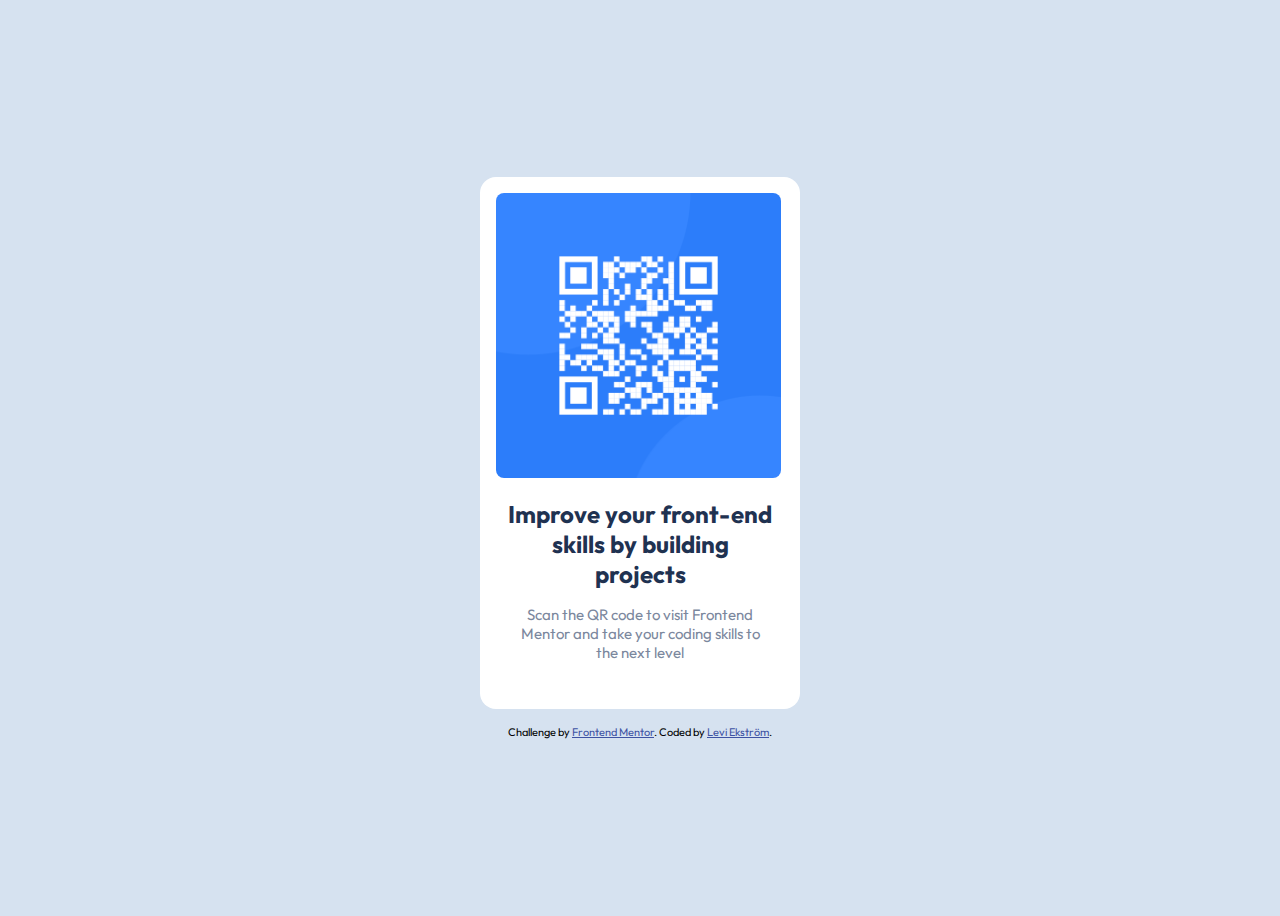
<file: challenge-1/index.html>
<!DOCTYPE html>
<html lang="en">

<head>
  <meta charset="UTF-8">
  <meta name="viewport" content="width=device-width, initial-scale=1.0">
  <!-- displays site properly based on user's device -->

  <link rel="stylesheet" href="styles.css">

  <link rel="icon" type="image/png" sizes="32x32" href="./images/favicon-32x32.png">

  <link rel="preconnect" href="https://fonts.googleapis.com">
  <link rel="preconnect" href="https://fonts.gstatic.com" crossorigin>
  <link href="https://fonts.googleapis.com/css2?family=Outfit&display=swap" rel="stylesheet">

  <title>Frontend Mentor | QR code component</title>

</head>

<body>

  <main class="card">

    <img src=".\images\image-qr-code.png" width=285 height=285 alt="qr code">
    <h1>Improve your front-end skills by building projects</h1>
    <p>Scan the QR code to visit Frontend Mentor and take your coding skills to the next level</p>

  </main>

  <footer>

    <div class="attribution">
      Challenge by <a href="https://www.frontendmentor.io?ref=challenge" target="_blank">Frontend Mentor</a>.
      Coded by <a href="https://github.com/vojtechlevi">Levi Ekström</a>.
    </div>

  </footer>

</body>

</html>
</file>
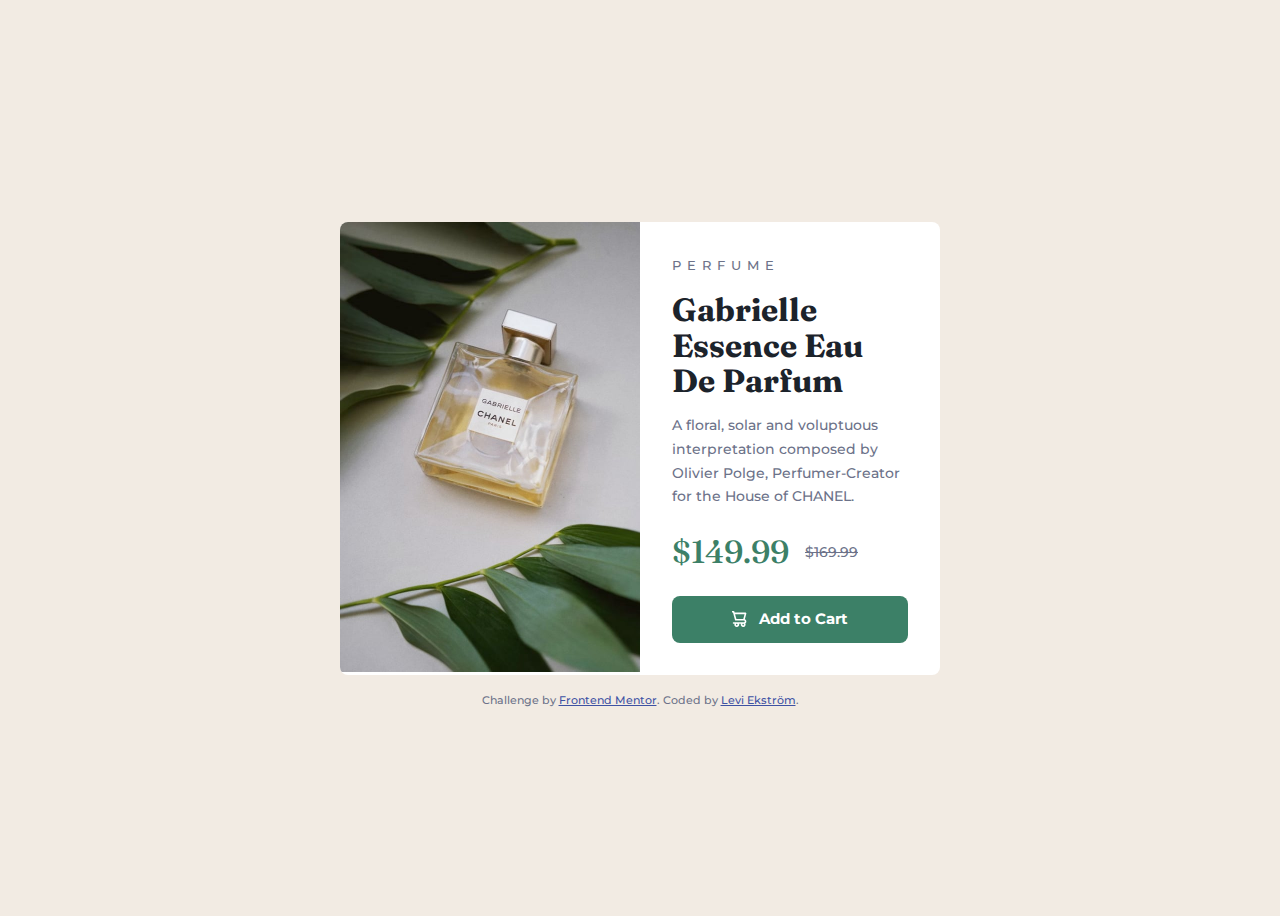
<file: challenge-2/index.html>
<!DOCTYPE html>
<html lang="en">

<head>
  <meta charset="UTF-8">
  <meta name="viewport" content="width=device-width, initial-scale=1.0">
  <!-- displays site properly based on user's device -->

  <link rel="icon" type="image/png" sizes="32x32" href="./images/favicon-32x32.png">

  <!-- Google Fonts -->
  <link rel="preconnect" href="https://fonts.googleapis.com">
  <link rel="preconnect" href="https://fonts.gstatic.com" crossorigin>
  <link
    href="https://fonts.googleapis.com/css2?family=Fraunces:opsz,wght@9..144,700&family=Montserrat:wght@500;700&display=swap"
    rel="stylesheet">

  <!-- CSS Stylesheet -->
  <link rel="stylesheet" href="style.css">

  <title>Frontend Mentor | Product preview card component</title>

  <!-- Feel free to remove these styles or customise in your own stylesheet 👍 -->

</head>

<body>

  <main>
    <article class="product">

      <picture class="product__img">
        <source srcset="images/image-product-desktop.jpg" media="(min-width: 600px)">
        <img src="images/image-product-mobile.jpg" alt="perfume image">
      </picture>

      <div class="product__content">
        <p class="product__category">Perfume</p>

        <h1 class="product__title">Gabrielle Essence Eau De Parfum</h1>

        <p>A floral, solar and voluptuous interpretation composed by Olivier Polge,
          Perfumer-Creator for the House of CHANEL.</p>

        <div class="flex-group">
          <p class="product__price">
            <span class="visually-hidden">Current price:</span>
            $149.99
          </p>
          <p class="product__original-price">
            <span class="visually-hidden">Original price:</span>
            <s>$169.99</s>
          </p>
        </div>

        <button class="button" data-icon="shopping-cart">Add to Cart</button>

      </div>

    </article>

  </main>

  <footer class="attribution">
    Challenge by <a href="https://www.frontendmentor.io?ref=challenge" target="_blank">Frontend Mentor</a>.
    Coded by <a href="https://github.com/vojtechlevi">Levi Ekström</a>.
  </footer>
</body>

</html>
</file>
<file: challenge-1/styles.css>
body {
    background-color: hsl(212, 45%, 89%);
    font-family: 'Outfit', sans-serif;
    display: flex;
    flex-direction: column;
    align-items: center;
    justify-content: center;
    min-height: 100vh;
}

img {
    max-width: 100%;
    border-radius: 0.5rem;
    max-height: 19rem;
    max-width: 20rem;
}

h1 {
    font-size: 1.5rem;
    font-family: 'Outfit', sans-serif;
    font-weight: bolder;
    color: hsl(218, 44%, 22%);
    text-align: center;
    padding: 0 10px;
}

p {
    font-size: 15px;
    font-family: 'Outfit', sans-serif;
    font-weight: 400;
    color: hsl(220, 15%, 55%);
    text-align: center;
    padding: 0 20px;
}

.card {
    background-color: hsl(0, 0%, 100%);
    border-radius: 1rem;
    max-width: 18rem;
    padding: 1rem;
    padding-bottom: 2rem;
    margin-bottom: 1rem;
}

.attribution {
    font-size: 11px;
    text-align: center;
}

.attribution a {
    color: hsl(228, 45%, 44%);
}
</file>
<file: challenge-2/style.css>
:root {
    --clr-primary-500: hsl(158, 36%, 20%);
    --clr-primary-400: hsl(158, 36%, 37%);
    --clr-secondary-200: hsl(30, 38%, 92%);

    --clr-neutral-900: hsl(212, 21%, 14%);
    --clr-neutral-400: hsl(228, 12%, 48%);
    --clr-neutral-100: hsl(0, 0%, 100%);


    --ff-accent: "Fraunces", serif;
    --ff-base: "Montserrat", sans-serif;
    --fw-regular: 500;
    --fw-bold: 700;
}

/*
  1. Use a more-intuitive box-sizing model.
*/
*,
*::before,
*::after {
    box-sizing: border-box;
}

/*
    2. Remove default margin
  */
* {
    margin: 0;
}

/*
    3. Allow percentage-based heights in the application
  */
html,
body {
    height: 100%;
}

/*
    Typographic tweaks!
    4. Add accessible line-height
    5. Improve text rendering
  */
body {
    line-height: 1.7;
    -webkit-font-smoothing: antialiased;
}

/*
    6. Improve media defaults
  */
img,
picture,
video,
canvas,
svg {
    display: block;
    max-width: 100%;
}

/*
    7. Remove built-in form typography styles
  */
input,
button,
textarea,
select {
    font: inherit;
}

/*
    8. Avoid text overflows
  */
p,
h1,
h2,
h3,
h4,
h5,
h6 {
    overflow-wrap: break-word;
}

h1,
h2,
h3 {
    line-height: 1.1;
}


/* general styling */

body {
    font-family: var(--ff-base);
    font-weight: var(--fw-regular);
    font-size: 0.875rem;
    color: var(--clr-neutral-400);
    background-color: var(--clr-secondary-200);

    /* position */
    display: grid;
    place-content: center;
    margin: 1rem;
}


/* utilities */
.flex-group {
    display: flex;
    gap: 1rem;
    flex-wrap: wrap;
    align-items: center;
}

.visually-hidden:not(:focus):not(:active) {
    clip: rect(0 0 0 0);
    clip-path: inset(50%);
    height: 1px;
    overflow: hidden;
    position: absolute;
    white-space: nowrap;
    width: 1px;
}

/* button */

.button {
    cursor: pointer;
    text-decoration: none;
    display: inline-flex;
    gap: 0.75rem;
    justify-content: center;
    align-items: center;

    border: 0;
    border-radius: .5rem;
    padding: .75em 1.5em;
    background-color: var(--clr-primary-400);
    color: var(--clr-neutral-100);
    font-weight: var(--fw-bold);
    font-size: .925rem;
}

.button[data-icon="shopping-cart"]::before {
    content: "";
    width: 15px;
    height: 16px;

    background-image: url("images/icon-cart.svg");

}

.button:is(:hover, :focus) {
    background-color: var(--clr-primary-500);

}

/* product styles */
.product {
    --content-padding: 1.5rem;
    --content-spacing: 1rem;

    display: grid;
    background-color: var(--clr-neutral-100);
    border-radius: 0.5rem;
    overflow: hidden;
    max-width: 600px;
    margin-bottom: 1rem;
}

@media (min-width: 600px) {
    .product {
        --content-padding: 2rem;
        grid-template-columns: 1fr 1fr;
    }
}

.product__content {
    display: grid;
    gap: var(--content-spacing);
    padding: var(--content-padding);
}

.product__category {
    font-size: .8125rem;
    text-transform: uppercase;
    letter-spacing: 6px;
}

.product__title {
    font-size: 2rem;
    font-family: var(--ff-accent);
    color: var(--clr-neutral-900);
}

.product__price {
    font-size: 2rem;
    font-family: var(--ff-accent);
    color: var(--clr-primary-400);
}



.attribution {
    font-size: 11px;
    text-align: center;
}

.attribution a {
    color: hsl(228, 45%, 44%);
}
</file>
